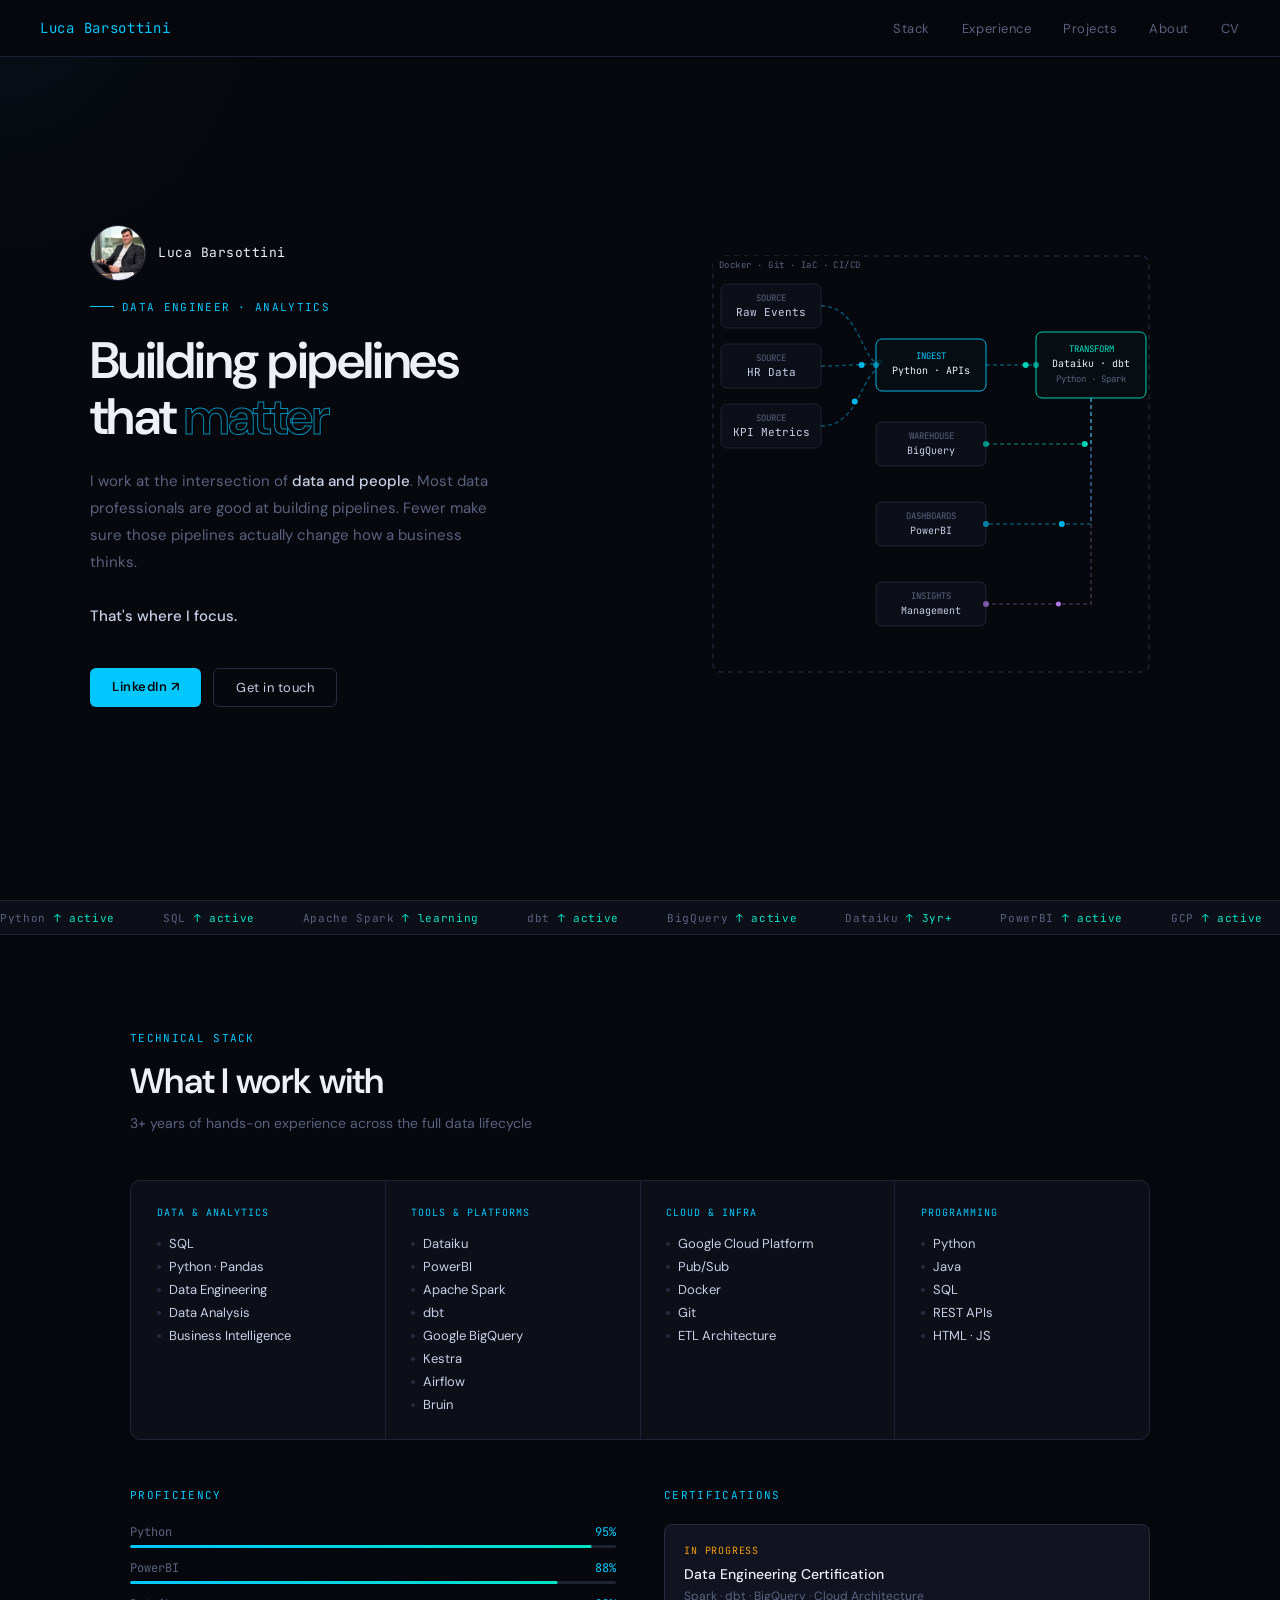
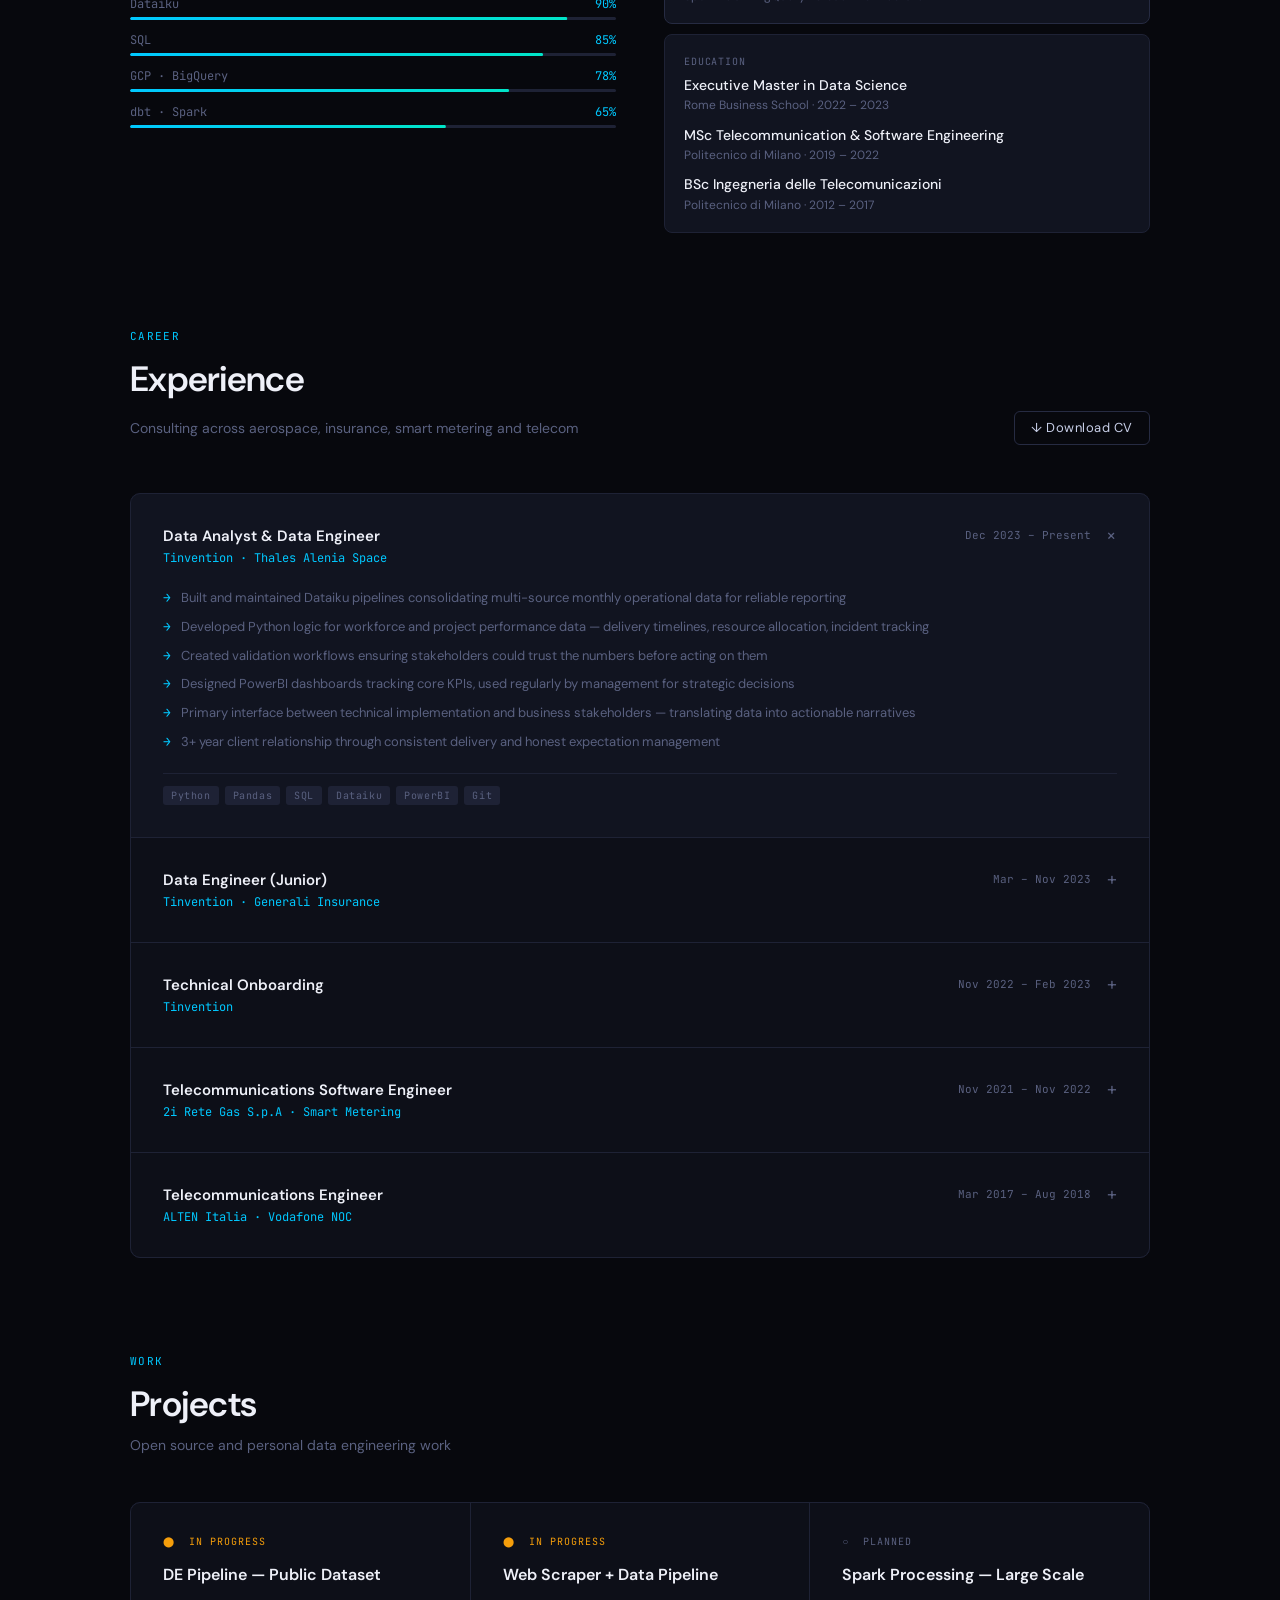
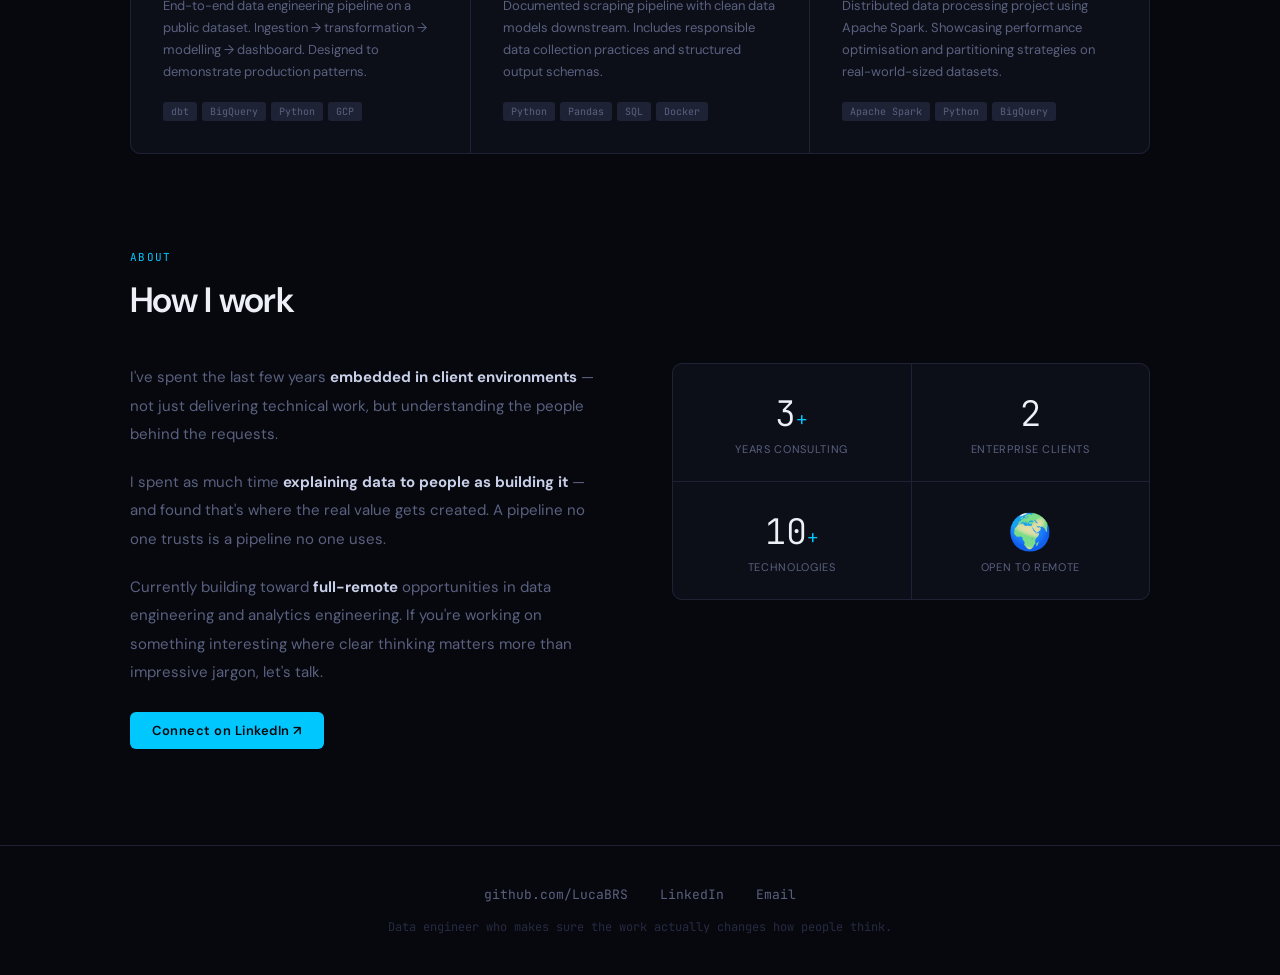
<file: index.html>
<!DOCTYPE html>
<html lang="en">
<head>
<meta charset="UTF-8">
<meta name="viewport" content="width=device-width, initial-scale=1.0">
<title>Luca Barsottini — Data Engineer</title>
<link href="https://fonts.googleapis.com/css2?family=JetBrains+Mono:wght@300;400;500&family=DM+Sans:wght@300;400;500;600&display=swap" rel="stylesheet">
<link rel="stylesheet" href="style.css">
</head>
<body>

<div class="glow" id="glow"></div>

<nav>
  <div class="nav-logo">Luca Barsottini<span style="color:var(--muted)"></span></div>
  <div class="nav-links">
    <a href="#skills">Stack</a>
    <a href="#experience">Experience</a>
    <a href="#projects">Projects</a>
    <a href="#about">About</a>
    <a href="cv.html">CV</a>
  </div>
</nav>

<!-- HERO -->
<div class="hero">
  <div class="hero-grid">
    <div>
      <div class="hero-identity">
        <img src="img/me.jpeg" alt="Luca Barsottini" class="hero-photo">
        <span class="hero-name">Luca Barsottini</span>
      </div>
      <div class="hero-tag">Data Engineer · Analytics</div>
      <h1>Building pipelines<br>that <span>matter</span></h1>
      <p class="hero-desc">
        I work at the intersection of <strong>data and people</strong>.
        Most data professionals are good at building pipelines.
        Fewer make sure those pipelines actually change how a business thinks.
        <br><br>
        <strong>That's where I focus.</strong>
      </p>
      <div class="cta-row">
        <a href="https://www.linkedin.com/in/luca-barsottini/" class="btn btn-primary">LinkedIn ↗</a>
        <a href="mailto:luca@email.com" class="btn btn-ghost">Get in touch</a>
      </div>
    </div>
    <div class="pipeline-wrap">
      <svg id="pipeline-svg" viewBox="0 0 440 420" fill="none" xmlns="http://www.w3.org/2000/svg">
        <defs>
          <filter id="gf" x="-50%" y="-50%" width="200%" height="200%">
            <feGaussianBlur stdDeviation="3" result="blur"/>
            <feComposite in="SourceGraphic" in2="blur" operator="over"/>
          </filter>
        </defs>

        <!-- INFRA FRAME: Docker · Git · IaC · CI/CD -->
        <rect x="2" y="2" width="436" height="416" rx="8" fill="none" stroke="#262b42" stroke-width="1.5" stroke-dasharray="5 5" opacity="0.8">
          <animate attributeName="stroke-dashoffset" from="0" to="-10" dur="0.8s" repeatCount="indefinite"/>
        </rect>

        <!-- SOURCE NODES -->
        <g id="src1">
          <rect x="10" y="30" width="100" height="44" rx="6" fill="#0d0f18" stroke="#1e2235" stroke-width="1"/>
          <text x="60" y="47" font-family="JetBrains Mono,monospace" font-size="9" fill="#5a6180" text-anchor="middle">SOURCE</text>
          <text x="60" y="62" font-family="JetBrains Mono,monospace" font-size="11" fill="#c8cfe8" text-anchor="middle">Raw Events</text>
        </g>
        <g id="src2">
          <rect x="10" y="90" width="100" height="44" rx="6" fill="#0d0f18" stroke="#1e2235" stroke-width="1"/>
          <text x="60" y="107" font-family="JetBrains Mono,monospace" font-size="9" fill="#5a6180" text-anchor="middle">SOURCE</text>
          <text x="60" y="122" font-family="JetBrains Mono,monospace" font-size="11" fill="#c8cfe8" text-anchor="middle">HR Data</text>
        </g>
        <g id="src3">
          <rect x="10" y="150" width="100" height="44" rx="6" fill="#0d0f18" stroke="#1e2235" stroke-width="1"/>
          <text x="60" y="167" font-family="JetBrains Mono,monospace" font-size="9" fill="#5a6180" text-anchor="middle">SOURCE</text>
          <text x="60" y="182" font-family="JetBrains Mono,monospace" font-size="11" fill="#c8cfe8" text-anchor="middle">KPI Metrics</text>
        </g>

        <!-- PIPELINE LINES -->
        <path id="p1" d="M110,52 C150,52 150,110 170,110" stroke="#00c8ff" stroke-width="1.5" stroke-dasharray="4 3" opacity="0.4"/>
        <path id="p2" d="M110,112 C140,112 140,110 170,110" stroke="#00c8ff" stroke-width="1.5" stroke-dasharray="4 3" opacity="0.4"/>
        <path id="p3" d="M110,172 C150,172 150,115 170,115" stroke="#00c8ff" stroke-width="1.5" stroke-dasharray="4 3" opacity="0.4"/>
        <path d="M275,111 L330,111" stroke="#00c8ff" stroke-width="1.5" stroke-dasharray="4 3" opacity="0.4"/>
        <path d="M380,144 L380,190 L165,190" stroke="#00e5c8" stroke-width="1.5" stroke-dasharray="4 3" opacity="0.4"/>
        <path d="M380,144 L380,270 L165,270" stroke="#00c8ff" stroke-width="1.5" stroke-dasharray="4 3" opacity="0.4"/>
        <path d="M380,144 L380,350 L165,350" stroke="#c084fc" stroke-width="1.5" stroke-dasharray="4 3" opacity="0.3"/>

        <!-- PARTICLES (animated dots on paths) -->
        <circle id="dot1" r="3" fill="#00c8ff" opacity="0.9"/>
        <circle id="dot2" r="3" fill="#00c8ff" opacity="0.9"/>
        <circle id="dot3" r="3" fill="#00c8ff" opacity="0.9"/>
        <circle id="dot4" r="3" fill="#00e5c8" opacity="0.9"/>
        <circle id="dot5" r="3" fill="#00e5c8" opacity="0.9"/>
        <circle id="dot6" r="3" fill="#00c8ff" opacity="0.9"/>
        <circle id="dot7" r="2.5" fill="#c084fc" opacity="0.9"/>

        <!-- INGEST NODE -->
        <rect x="165" y="85" width="110" height="52" rx="6" fill="#071015" stroke="#00c8ff" stroke-width="1" opacity="0.9"/>
        <text x="220" y="105" font-family="JetBrains Mono,monospace" font-size="9" fill="#00c8ff" text-anchor="middle">INGEST</text>
        <text x="220" y="120" font-family="JetBrains Mono,monospace" font-size="10" fill="#eef0f8" text-anchor="middle">Python · APIs</text>
        <circle cx="165" cy="111" r="3" fill="#00c8ff" opacity="0.6"/>

        <!-- TRANSFORM NODE -->
        <rect x="325" y="78" width="110" height="66" rx="6" fill="#071015" stroke="#00e5c8" stroke-width="1" opacity="0.9"/>
        <text x="380" y="98" font-family="JetBrains Mono,monospace" font-size="9" fill="#00e5c8" text-anchor="middle">TRANSFORM</text>
        <text x="380" y="113" font-family="JetBrains Mono,monospace" font-size="10" fill="#eef0f8" text-anchor="middle">Dataiku · dbt</text>
        <text x="380" y="128" font-family="JetBrains Mono,monospace" font-size="9" fill="#5a6180" text-anchor="middle">Python · Spark</text>
        <circle cx="325" cy="111" r="3" fill="#00e5c8" opacity="0.6"/>

        <!-- OUTPUT NODES -->
        <g>
          <rect x="165" y="168" width="110" height="44" rx="6" fill="#0d0f18" stroke="#1e2235" stroke-width="1"/>
          <text x="220" y="185" font-family="JetBrains Mono,monospace" font-size="9" fill="#5a6180" text-anchor="middle">WAREHOUSE</text>
          <text x="220" y="200" font-family="JetBrains Mono,monospace" font-size="10" fill="#c8cfe8" text-anchor="middle">BigQuery</text>
          <circle cx="275" cy="190" r="3" fill="#00e5c8" opacity="0.6"/>
        </g>
        <g>
          <rect x="165" y="248" width="110" height="44" rx="6" fill="#0d0f18" stroke="#1e2235" stroke-width="1"/>
          <text x="220" y="265" font-family="JetBrains Mono,monospace" font-size="9" fill="#5a6180" text-anchor="middle">DASHBOARDS</text>
          <text x="220" y="280" font-family="JetBrains Mono,monospace" font-size="10" fill="#c8cfe8" text-anchor="middle">PowerBI</text>
          <circle cx="275" cy="270" r="3" fill="#00c8ff" opacity="0.6"/>
        </g>
        <g>
          <rect x="165" y="328" width="110" height="44" rx="6" fill="#0d0f18" stroke="#1e2235" stroke-width="1"/>
          <text x="220" y="345" font-family="JetBrains Mono,monospace" font-size="9" fill="#5a6180" text-anchor="middle">INSIGHTS</text>
          <text x="220" y="360" font-family="JetBrains Mono,monospace" font-size="10" fill="#c8cfe8" text-anchor="middle">Management</text>
          <circle cx="275" cy="350" r="3" fill="#c084fc" opacity="0.6"/>
        </g>

        <!-- INFRA FRAME LABEL -->
        <rect x="2" y="2" width="150" height="18" rx="3" fill="#07080d"/>
        <text x="8" y="14" font-family="JetBrains Mono,monospace" font-size="9" fill="#5a6180" letter-spacing="0.05em">Docker · Git · IaC · CI/CD</text>
      </svg>
    </div>
  </div>
</div>

<!-- TICKER -->
<div class="ticker">
  <div class="ticker-inner" id="ticker">
    <span class="ticker-item">Python <span>↑ active</span></span>
    <span class="ticker-item">SQL <span>↑ active</span></span>
    <span class="ticker-item">Apache Spark <span>↑ learning</span></span>
    <span class="ticker-item">dbt <span>↑ active</span></span>
    <span class="ticker-item">BigQuery <span>↑ active</span></span>
    <span class="ticker-item">Dataiku <span>↑ 3yr+</span></span>
    <span class="ticker-item">PowerBI <span>↑ active</span></span>
    <span class="ticker-item">GCP <span>↑ active</span></span>
    <span class="ticker-item">Docker <span>↑ active</span></span>
    <span class="ticker-item">Kestra <span>↑ learning</span></span>
    <span class="ticker-item">Airflow <span>↑ learning</span></span>
    <span class="ticker-item">Bruin <span>↑ learning</span></span>
    <span class="ticker-item">Pandas <span>↑ daily</span></span>
    <span class="ticker-item">Git <span>↑ daily</span></span>
    <span class="ticker-item">Python <span>↑ active</span></span>
    <span class="ticker-item">SQL <span>↑ active</span></span>
    <span class="ticker-item">Apache Spark <span>↑ learning</span></span>
    <span class="ticker-item">dbt <span>↑ active</span></span>
    <span class="ticker-item">BigQuery <span>↑ active</span></span>
    <span class="ticker-item">Dataiku <span>↑ 3yr+</span></span>
    <span class="ticker-item">PowerBI <span>↑ active</span></span>
    <span class="ticker-item">GCP <span>↑ active</span></span>
    <span class="ticker-item">Docker <span>↑ active</span></span>
    <span class="ticker-item">Kestra <span>↑ learning</span></span>
    <span class="ticker-item">Airflow <span>↑ learning</span></span>
    <span class="ticker-item">Bruin <span>↑ learning</span></span>
    <span class="ticker-item">Pandas <span>↑ daily</span></span>
    <span class="ticker-item">Git <span>↑ daily</span></span>
  </div>
</div>

<!-- SKILLS -->
<section id="skills">
  <div class="section-label">Technical stack</div>
  <div class="section-title">What I work with</div>
  <div class="section-sub">3+ years of hands-on experience across the full data lifecycle</div>
  <div class="skills-grid">
    <div class="skill-cat">
      <div class="cat-label">Data & Analytics</div>
      <div class="skill-tags">
        <div class="skill-tag">SQL</div>
        <div class="skill-tag">Python · Pandas</div>
        <div class="skill-tag">Data Engineering</div>
        <div class="skill-tag">Data Analysis</div>
        <div class="skill-tag">Business Intelligence</div>
      </div>
    </div>
    <div class="skill-cat">
      <div class="cat-label">Tools & Platforms</div>
      <div class="skill-tags">
        <div class="skill-tag">Dataiku</div>
        <div class="skill-tag">PowerBI</div>
        <div class="skill-tag">Apache Spark</div>
        <div class="skill-tag">dbt</div>
        <div class="skill-tag">Google BigQuery</div>
        <div class="skill-tag">Kestra</div>
        <div class="skill-tag">Airflow</div>
        <div class="skill-tag">Bruin</div>
      </div>
    </div>
    <div class="skill-cat">
      <div class="cat-label">Cloud & Infra</div>
      <div class="skill-tags">
        <div class="skill-tag">Google Cloud Platform</div>
        <div class="skill-tag">Pub/Sub</div>
        <div class="skill-tag">Docker</div>
        <div class="skill-tag">Git</div>
        <div class="skill-tag">ETL Architecture</div>
      </div>
    </div>
    <div class="skill-cat">
      <div class="cat-label">Programming</div>
      <div class="skill-tags">
        <div class="skill-tag">Python</div>
        <div class="skill-tag">Java</div>
        <div class="skill-tag">SQL</div>
        <div class="skill-tag">REST APIs</div>
        <div class="skill-tag">HTML · JS</div>
      </div>
    </div>
  </div>

  <div class="stack-viz">
    <div>
      <div class="section-label" style="margin-bottom:1.4rem">Proficiency</div>
      <div class="bar-group" id="bars">
        <div class="bar-item">
          <div class="bar-label"><span>Python</span><span>95%</span></div>
          <div class="bar-track"><div class="bar-fill" data-w="0.95"></div></div>
        </div>
        <div class="bar-item">
          <div class="bar-label"><span>PowerBI</span><span>88%</span></div>
          <div class="bar-track"><div class="bar-fill" data-w="0.88"></div></div>
        </div>
        <div class="bar-item">
          <div class="bar-label"><span>Dataiku</span><span>90%</span></div>
          <div class="bar-track"><div class="bar-fill" data-w="0.90"></div></div>
        </div>
        <div class="bar-item">
          <div class="bar-label"><span>SQL</span><span>85%</span></div>
          <div class="bar-track"><div class="bar-fill" data-w="0.85"></div></div>
        </div>
        <div class="bar-item">
          <div class="bar-label"><span>GCP · BigQuery</span><span>78%</span></div>
          <div class="bar-track"><div class="bar-fill" data-w="0.78"></div></div>
        </div>
        <div class="bar-item">
          <div class="bar-label"><span>dbt · Spark</span><span>65%</span></div>
          <div class="bar-track"><div class="bar-fill" data-w="0.65"></div></div>
        </div>
      </div>
    </div>
    <div>
      <div class="section-label" style="margin-bottom:1.4rem">Certifications</div>
      <div style="display:flex;flex-direction:column;gap:10px">
        <div style="background:var(--bg3);border:1px solid var(--border2);border-radius:8px;padding:1.2rem">
          <div style="font-family:'JetBrains Mono',monospace;font-size:10px;color:#f59e0b;letter-spacing:.08em;margin-bottom:.5rem">IN PROGRESS</div>
          <div style="font-size:14px;color:var(--white);font-weight:500;margin-bottom:.3rem">Data Engineering Certification</div>
          <div style="font-size:12px;color:var(--muted)">Spark · dbt · BigQuery · Cloud Architecture</div>
        </div>
        <div style="background:var(--bg3);border:1px solid var(--border);border-radius:8px;padding:1.2rem">
          <div style="font-family:'JetBrains Mono',monospace;font-size:10px;color:#5a6180;letter-spacing:.08em;margin-bottom:.5rem">EDUCATION</div>
          <div style="font-size:14px;color:var(--white);font-weight:500;margin-bottom:.2rem">Executive Master in Data Science</div>
          <div style="font-size:12px;color:var(--muted);margin-bottom:.8rem">Rome Business School · 2022 – 2023</div>
          <div style="font-size:14px;color:var(--white);font-weight:500;margin-bottom:.2rem">MSc Telecommunication &amp; Software Engineering</div>
          <div style="font-size:12px;color:var(--muted);margin-bottom:.8rem">Politecnico di Milano · 2019 – 2022</div>
          <div style="font-size:14px;color:var(--white);font-weight:500;margin-bottom:.2rem">BSc Ingegneria delle Telecomunicazioni</div>
          <div style="font-size:12px;color:var(--muted)">Politecnico di Milano · 2012 – 2017</div>
        </div>
      </div>
    </div>
  </div>
</section>

<!-- EXPERIENCE -->
<section id="experience" style="padding-top:0">
  <div class="section-label">Career</div>
  <div class="section-title">Experience</div>
  <div class="section-sub" style="display:flex;align-items:center;justify-content:space-between;flex-wrap:wrap;gap:1rem">
    <span>Consulting across aerospace, insurance, smart metering and telecom</span>
    <a href="cv.html" class="btn btn-ghost" style="font-size:13px;padding:.45rem 1rem;white-space:nowrap">↓ Download CV</a>
  </div>
  <div class="exp-list">
    <div class="exp-card open" onclick="toggleExp(this)">
      <div class="exp-header">
        <div>
          <div class="exp-role">Data Analyst & Data Engineer</div>
          <div class="exp-co">Tinvention · Thales Alenia Space</div>
        </div>
        <div style="display:flex;gap:1rem;align-items:center">
          <div class="exp-period">Dec 2023 – Present</div>
          <div class="exp-toggle">+</div>
        </div>
      </div>
      <div class="exp-body">
        <div class="exp-content">
          <div class="exp-item">Built and maintained Dataiku pipelines consolidating multi-source monthly operational data for reliable reporting</div>
          <div class="exp-item">Developed Python logic for workforce and project performance data — delivery timelines, resource allocation, incident tracking</div>
          <div class="exp-item">Created validation workflows ensuring stakeholders could trust the numbers before acting on them</div>
          <div class="exp-item">Designed PowerBI dashboards tracking core KPIs, used regularly by management for strategic decisions</div>
          <div class="exp-item">Primary interface between technical implementation and business stakeholders — translating data into actionable narratives</div>
          <div class="exp-item">3+ year client relationship through consistent delivery and honest expectation management</div>
          <div class="exp-tools">
            <span class="tool-badge">Python</span>
            <span class="tool-badge">Pandas</span>
            <span class="tool-badge">SQL</span>
            <span class="tool-badge">Dataiku</span>
            <span class="tool-badge">PowerBI</span>
            <span class="tool-badge">Git</span>
          </div>
        </div>
      </div>
    </div>

    <div class="exp-card" onclick="toggleExp(this)">
      <div class="exp-header">
        <div>
          <div class="exp-role">Data Engineer (Junior)</div>
          <div class="exp-co">Tinvention · Generali Insurance</div>
        </div>
        <div style="display:flex;gap:1rem;align-items:center">
          <div class="exp-period">Mar – Nov 2023</div>
          <div class="exp-toggle">+</div>
        </div>
      </div>
      <div class="exp-body">
        <div class="exp-content">
          <div class="exp-item">ETL pipeline implementation on GCP, supporting data movement across enterprise systems</div>
          <div class="exp-item">Pub/Sub for event-driven data ingestion across distributed systems</div>
          <div class="exp-item">Java components for the Load phase of ETL workflows into BigQuery</div>
          <div class="exp-item">Artifact deployment and release processes in a structured enterprise environment</div>
          <div class="exp-tools">
            <span class="tool-badge">Java</span>
            <span class="tool-badge">GCP</span>
            <span class="tool-badge">BigQuery</span>
            <span class="tool-badge">Pub/Sub</span>
            <span class="tool-badge">Git</span>
          </div>
        </div>
      </div>
    </div>

    <div class="exp-card" onclick="toggleExp(this)">
      <div class="exp-header">
        <div>
          <div class="exp-role">Technical Onboarding</div>
          <div class="exp-co">Tinvention</div>
        </div>
        <div style="display:flex;gap:1rem;align-items:center">
          <div class="exp-period">Nov 2022 – Feb 2023</div>
          <div class="exp-toggle">+</div>
        </div>
      </div>
      <div class="exp-body">
        <div class="exp-content">
          <div class="exp-item">Intensive program covering Java backend, SQL, REST APIs, Spring Framework</div>
          <div class="exp-item">DevOps basics — Git, Docker, Apache Tomcat, CI practices</div>
          <div class="exp-item">Agile methodology and client-facing communication training</div>
          <div class="exp-tools">
            <span class="tool-badge">Java</span>
            <span class="tool-badge">SQL</span>
            <span class="tool-badge">Spring</span>
            <span class="tool-badge">Docker</span>
            <span class="tool-badge">Git</span>
            <span class="tool-badge">REST</span>
          </div>
        </div>
      </div>
    </div>
    <div class="exp-card" onclick="toggleExp(this)">
      <div class="exp-header">
        <div>
          <div class="exp-role">Telecommunications Software Engineer</div>
          <div class="exp-co">2i Rete Gas S.p.A · Smart Metering</div>
        </div>
        <div style="display:flex;gap:1rem;align-items:center">
          <div class="exp-period">Nov 2021 – Nov 2022</div>
          <div class="exp-toggle">+</div>
        </div>
      </div>
      <div class="exp-body">
        <div class="exp-content">
          <div class="exp-item">Defined technical specifications for Electronic Water Meter systems and LoRaWAN Data Concentrators (868MHz network)</div>
          <div class="exp-item">Planned RF networks using Python-based coverage calculation models including Ericsson signal degradation models</div>
          <div class="exp-item">Applied EU directives (MID, ATEX, RED) and Italian legislation (AEEG) in the smart water metering domain</div>
          <div class="exp-item">Laboratory testing, database testing, and technology scouting</div>
          <div class="exp-tools">
            <span class="tool-badge">Python</span>
            <span class="tool-badge">LoRaWAN</span>
            <span class="tool-badge">RF Planning</span>
            <span class="tool-badge">SQL</span>
          </div>
        </div>
      </div>
    </div>

    <div class="exp-card" onclick="toggleExp(this)">
      <div class="exp-header">
        <div>
          <div class="exp-role">Telecommunications Engineer</div>
          <div class="exp-co">ALTEN Italia · Vodafone NOC</div>
        </div>
        <div style="display:flex;gap:1rem;align-items:center">
          <div class="exp-period">Mar 2017 – Aug 2018</div>
          <div class="exp-toggle">+</div>
        </div>
      </div>
      <div class="exp-body">
        <div class="exp-content">
          <div class="exp-item">Network infrastructure supervision at Vodafone's Network Operation Center for GSM, UMTS, and LTE mobile networks</div>
          <div class="exp-item">Network performance analysis, KPI reporting, and coordination with vendors (ALU, Ericsson, Huawei, Nokia)</div>
          <div class="exp-item">Internship → full role: Vodafone Core &amp; Backbone governance, fixed and mobile network monitoring and incident management</div>
          <div class="exp-tools">
            <span class="tool-badge">GSM/UMTS/LTE</span>
            <span class="tool-badge">KPI Reporting</span>
            <span class="tool-badge">BMC Remedy</span>
          </div>
        </div>
      </div>
    </div>

  </div>
</section>

<!-- PROJECTS -->
<section id="projects" style="padding-top:0">
  <div class="section-label">Work</div>
  <div class="section-title">Projects</div>
  <div class="section-sub">Open source and personal data engineering work</div>
  <div class="projects-grid">
    <div class="project-card">
      <div class="project-status status-wip">⬤ &nbsp;In progress</div>
      <div class="project-title">DE Pipeline — Public Dataset</div>
      <div class="project-desc">End-to-end data engineering pipeline on a public dataset. Ingestion → transformation → modelling → dashboard. Designed to demonstrate production patterns.</div>
      <div class="project-stack">
        <span class="p-tag">dbt</span>
        <span class="p-tag">BigQuery</span>
        <span class="p-tag">Python</span>
        <span class="p-tag">GCP</span>
      </div>
    </div>
    <div class="project-card">
      <div class="project-status status-wip">⬤ &nbsp;In progress</div>
      <div class="project-title">Web Scraper + Data Pipeline</div>
      <div class="project-desc">Documented scraping pipeline with clean data models downstream. Includes responsible data collection practices and structured output schemas.</div>
      <div class="project-stack">
        <span class="p-tag">Python</span>
        <span class="p-tag">Pandas</span>
        <span class="p-tag">SQL</span>
        <span class="p-tag">Docker</span>
      </div>
    </div>
    <div class="project-card">
      <div class="project-status" style="color:var(--muted)">○ &nbsp;Planned</div>
      <div class="project-title">Spark Processing — Large Scale</div>
      <div class="project-desc">Distributed data processing project using Apache Spark. Showcasing performance optimisation and partitioning strategies on real-world-sized datasets.</div>
      <div class="project-stack">
        <span class="p-tag">Apache Spark</span>
        <span class="p-tag">Python</span>
        <span class="p-tag">BigQuery</span>
      </div>
    </div>
  </div>
</section>

<!-- ABOUT -->
<section id="about" style="padding-top:0">
  <div class="section-label">About</div>
  <div class="section-title">How I work</div>
  <div class="about-grid" style="margin-top:2.5rem">
    <div class="about-text">
      <p>I've spent the last few years <strong>embedded in client environments</strong> — not just delivering technical work, but understanding the people behind the requests.</p>
      <p>I spent as much time <strong>explaining data to people as building it</strong> — and found that's where the real value gets created. A pipeline no one trusts is a pipeline no one uses.</p>
      <p>Currently building toward <strong>full-remote</strong> opportunities in data engineering and analytics engineering. If you're working on something interesting where clear thinking matters more than impressive jargon, let's talk.</p>
      <div style="margin-top:1.6rem">
        <a href="https://www.linkedin.com/in/luca-barsottini/" class="btn btn-primary" style="display:inline-block">Connect on LinkedIn ↗</a>
      </div>
    </div>
    <div>
      <div class="about-stats">
        <div class="stat-box">
          <div class="stat-num">3<span class="unit">+</span></div>
          <div class="stat-label">Years consulting</div>
        </div>
        <div class="stat-box">
          <div class="stat-num">2</div>
          <div class="stat-label">Enterprise clients</div>
        </div>
        <div class="stat-box">
          <div class="stat-num">10<span class="unit">+</span></div>
          <div class="stat-label">Technologies</div>
        </div>
        <div class="stat-box">
          <div class="stat-num">🌍</div>
          <div class="stat-label">Open to remote</div>
        </div>
      </div>
    </div>
  </div>
</section>

<footer>
  <div class="footer-links">
    <a href="https://github.com/LucaBRS">github.com/LucaBRS</a>
    <a href="https://www.linkedin.com/in/luca-barsottini/">LinkedIn</a>
    <a href="mailto:luca.barsottini.work@gmail.com">Email</a>
  </div>
  <div class="footer-note">Data engineer who makes sure the work actually changes how people think.</div>
</footer>

<script src="script.js"></script>
</body>
</html>
</file>
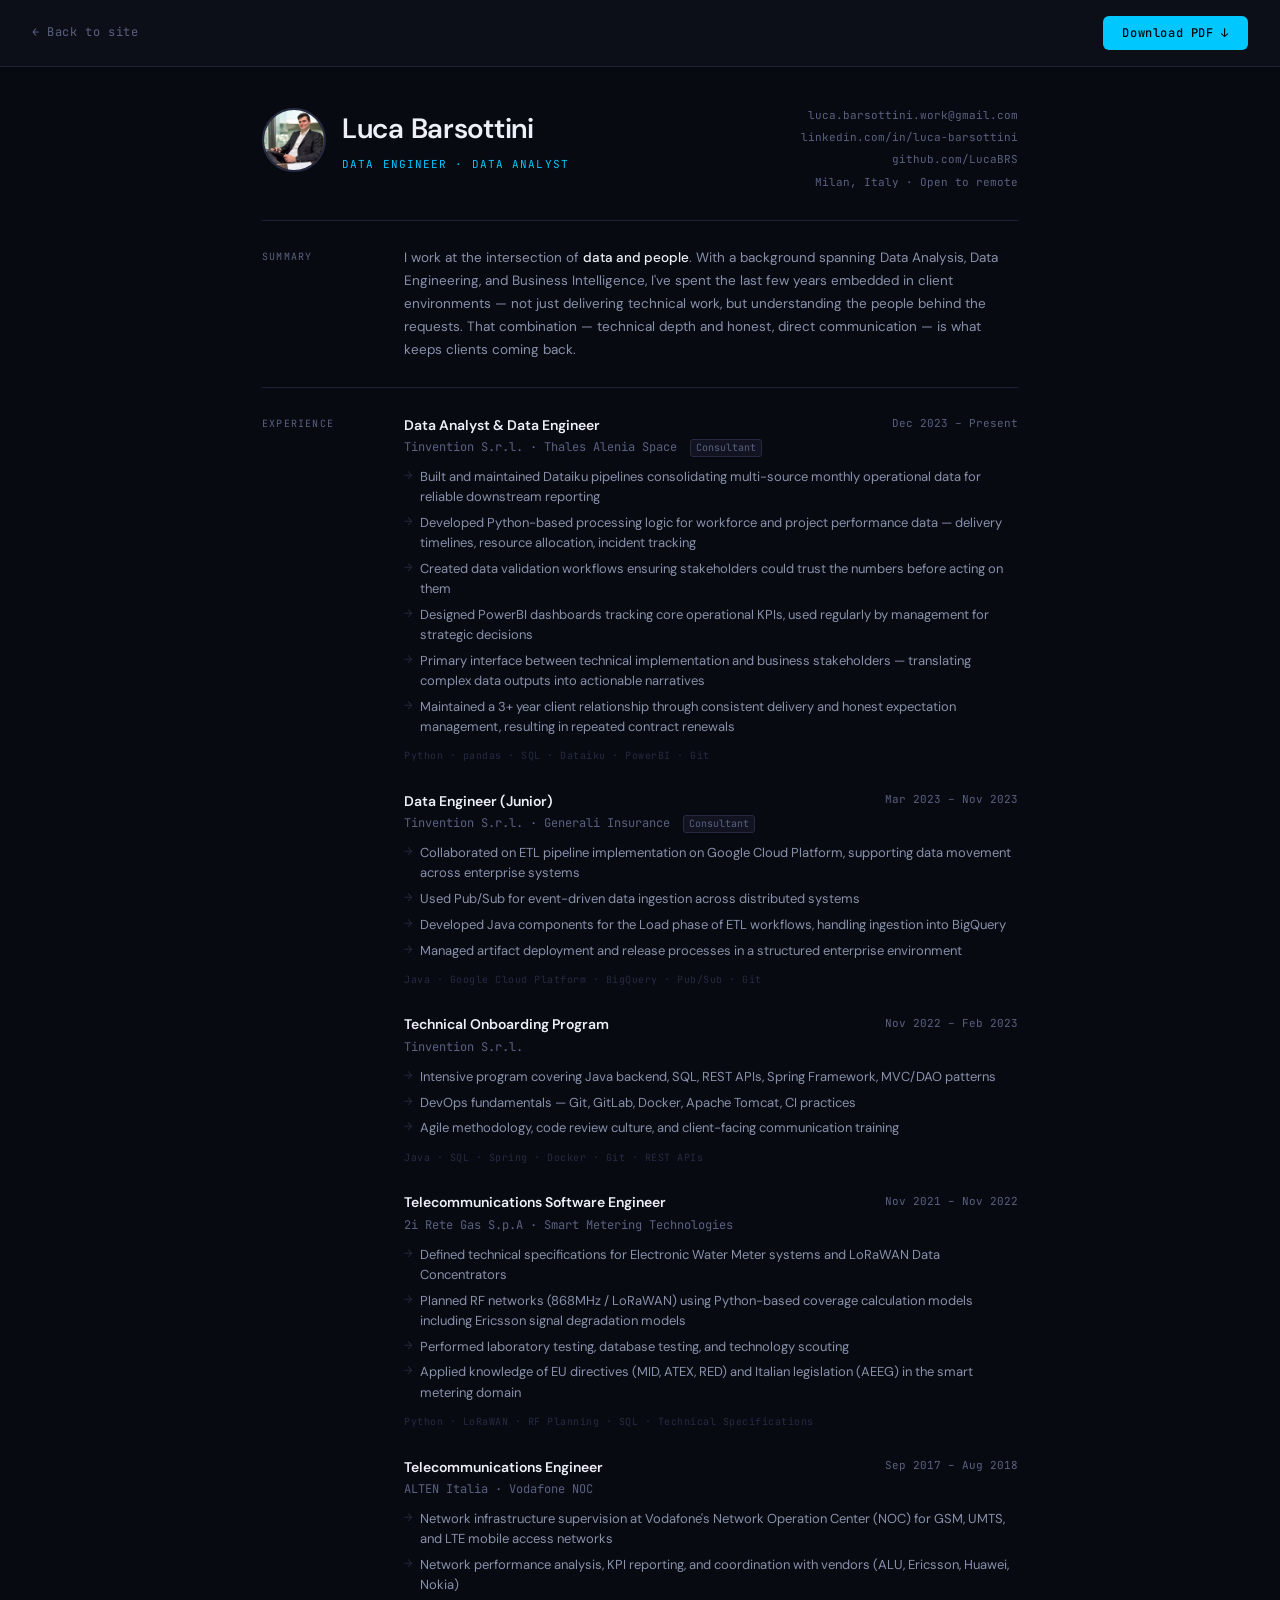
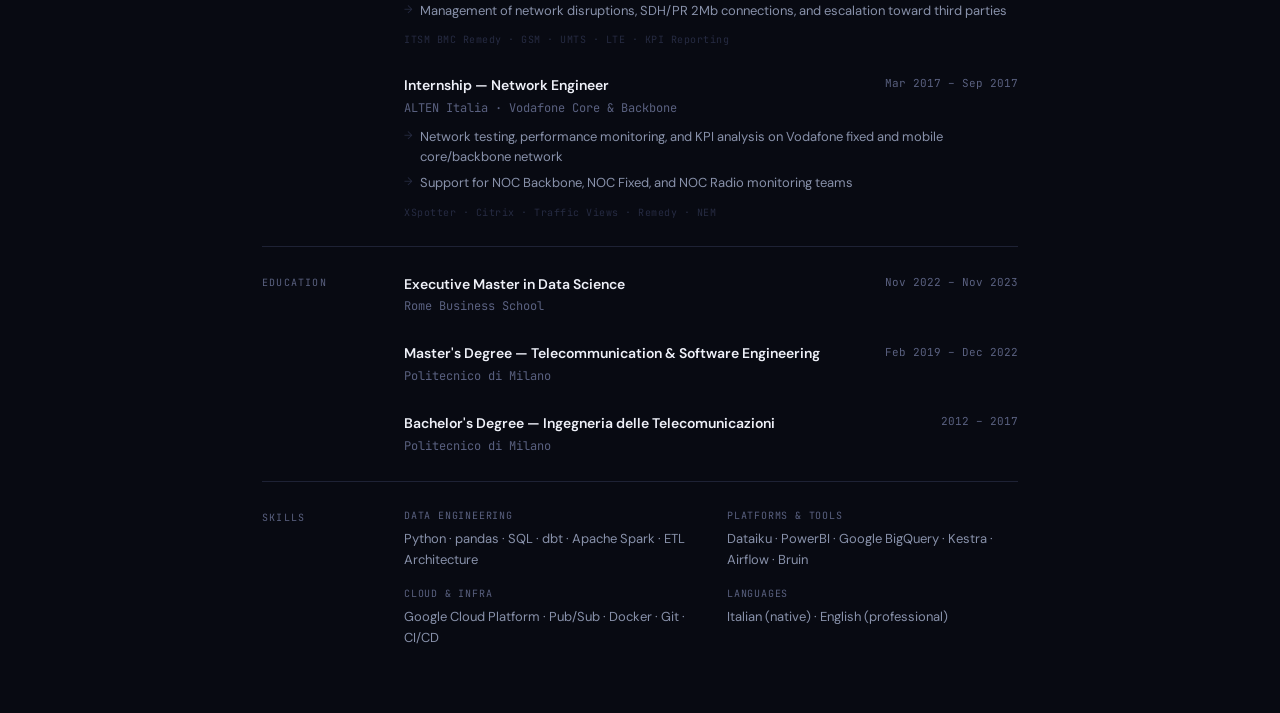
<file: cv.html>
<!DOCTYPE html>
<html lang="en">
<head>
<meta charset="UTF-8">
<meta name="viewport" content="width=device-width, initial-scale=1.0">
<title>Luca Barsottini — CV</title>
<link href="https://fonts.googleapis.com/css2?family=JetBrains+Mono:wght@300;400;500&family=DM+Sans:wght@300;400;500;600&display=swap" rel="stylesheet">
<link rel="stylesheet" href="cv.css">
</head>
<body>

<div class="cv-actions no-print">
  <a href="index.html" class="back-link">← Back to site</a>
  <button class="btn-download" onclick="window.print()">Download PDF ↓</button>
</div>

<div class="cv-page">

  <!-- HEADER -->
  <header class="cv-header">
    <div class="cv-name-block">
      <img src="img/me.jpeg" alt="Luca Barsottini" class="cv-photo">
      <div>
        <h1>Luca Barsottini</h1>
        <div class="cv-role">Data Engineer · Data Analyst</div>
      </div>
    </div>
    <div class="cv-contact-block">
      <a href="mailto:luca.barsottini.work@gmail.com">luca.barsottini.work@gmail.com</a>
      <a href="https://www.linkedin.com/in/luca-barsottini/">linkedin.com/in/luca-barsottini</a>
      <a href="https://github.com/LucaBRS">github.com/LucaBRS</a>
      <span>Milan, Italy · Open to remote</span>
    </div>
  </header>

  <div class="cv-divider"></div>

  <!-- SUMMARY -->
  <section class="cv-section">
    <div class="cv-section-label">Summary</div>
    <div class="cv-section-body">
      <p class="cv-summary">
        I work at the intersection of <strong>data and people</strong>. With a background spanning Data Analysis, Data Engineering, and Business Intelligence, I've spent the last few years embedded in client environments — not just delivering technical work, but understanding the people behind the requests. That combination — technical depth and honest, direct communication — is what keeps clients coming back.
      </p>
    </div>
  </section>

  <div class="cv-divider"></div>

  <!-- EXPERIENCE -->
  <section class="cv-section">
    <div class="cv-section-label">Experience</div>
    <div class="cv-section-body">

      <div class="cv-exp-item">
        <div class="cv-exp-header">
          <div>
            <div class="cv-exp-role">Data Analyst &amp; Data Engineer</div>
            <div class="cv-exp-company">Tinvention S.r.l. · Thales Alenia Space <span class="cv-type">Consultant</span></div>
          </div>
          <div class="cv-exp-period">Dec 2023 – Present</div>
        </div>
        <ul class="cv-bullets">
          <li>Built and maintained Dataiku pipelines consolidating multi-source monthly operational data for reliable downstream reporting</li>
          <li>Developed Python-based processing logic for workforce and project performance data — delivery timelines, resource allocation, incident tracking</li>
          <li>Created data validation workflows ensuring stakeholders could trust the numbers before acting on them</li>
          <li>Designed PowerBI dashboards tracking core operational KPIs, used regularly by management for strategic decisions</li>
          <li>Primary interface between technical implementation and business stakeholders — translating complex data outputs into actionable narratives</li>
          <li>Maintained a 3+ year client relationship through consistent delivery and honest expectation management, resulting in repeated contract renewals</li>
        </ul>
        <div class="cv-tools">Python · pandas · SQL · Dataiku · PowerBI · Git</div>
      </div>

      <div class="cv-exp-item">
        <div class="cv-exp-header">
          <div>
            <div class="cv-exp-role">Data Engineer (Junior)</div>
            <div class="cv-exp-company">Tinvention S.r.l. · Generali Insurance <span class="cv-type">Consultant</span></div>
          </div>
          <div class="cv-exp-period">Mar 2023 – Nov 2023</div>
        </div>
        <ul class="cv-bullets">
          <li>Collaborated on ETL pipeline implementation on Google Cloud Platform, supporting data movement across enterprise systems</li>
          <li>Used Pub/Sub for event-driven data ingestion across distributed systems</li>
          <li>Developed Java components for the Load phase of ETL workflows, handling ingestion into BigQuery</li>
          <li>Managed artifact deployment and release processes in a structured enterprise environment</li>
        </ul>
        <div class="cv-tools">Java · Google Cloud Platform · BigQuery · Pub/Sub · Git</div>
      </div>

      <div class="cv-exp-item">
        <div class="cv-exp-header">
          <div>
            <div class="cv-exp-role">Technical Onboarding Program</div>
            <div class="cv-exp-company">Tinvention S.r.l.</div>
          </div>
          <div class="cv-exp-period">Nov 2022 – Feb 2023</div>
        </div>
        <ul class="cv-bullets">
          <li>Intensive program covering Java backend, SQL, REST APIs, Spring Framework, MVC/DAO patterns</li>
          <li>DevOps fundamentals — Git, GitLab, Docker, Apache Tomcat, CI practices</li>
          <li>Agile methodology, code review culture, and client-facing communication training</li>
        </ul>
        <div class="cv-tools">Java · SQL · Spring · Docker · Git · REST APIs</div>
      </div>

      <div class="cv-exp-item">
        <div class="cv-exp-header">
          <div>
            <div class="cv-exp-role">Telecommunications Software Engineer</div>
            <div class="cv-exp-company">2i Rete Gas S.p.A · Smart Metering Technologies</div>
          </div>
          <div class="cv-exp-period">Nov 2021 – Nov 2022</div>
        </div>
        <ul class="cv-bullets">
          <li>Defined technical specifications for Electronic Water Meter systems and LoRaWAN Data Concentrators</li>
          <li>Planned RF networks (868MHz / LoRaWAN) using Python-based coverage calculation models including Ericsson signal degradation models</li>
          <li>Performed laboratory testing, database testing, and technology scouting</li>
          <li>Applied knowledge of EU directives (MID, ATEX, RED) and Italian legislation (AEEG) in the smart metering domain</li>
        </ul>
        <div class="cv-tools">Python · LoRaWAN · RF Planning · SQL · Technical Specifications</div>
      </div>

      <div class="cv-exp-item">
        <div class="cv-exp-header">
          <div>
            <div class="cv-exp-role">Telecommunications Engineer</div>
            <div class="cv-exp-company">ALTEN Italia · Vodafone NOC</div>
          </div>
          <div class="cv-exp-period">Sep 2017 – Aug 2018</div>
        </div>
        <ul class="cv-bullets">
          <li>Network infrastructure supervision at Vodafone's Network Operation Center (NOC) for GSM, UMTS, and LTE mobile access networks</li>
          <li>Network performance analysis, KPI reporting, and coordination with vendors (ALU, Ericsson, Huawei, Nokia)</li>
          <li>Management of network disruptions, SDH/PR 2Mb connections, and escalation toward third parties</li>
        </ul>
        <div class="cv-tools">ITSM BMC Remedy · GSM · UMTS · LTE · KPI Reporting</div>
      </div>

      <div class="cv-exp-item">
        <div class="cv-exp-header">
          <div>
            <div class="cv-exp-role">Internship — Network Engineer</div>
            <div class="cv-exp-company">ALTEN Italia · Vodafone Core &amp; Backbone</div>
          </div>
          <div class="cv-exp-period">Mar 2017 – Sep 2017</div>
        </div>
        <ul class="cv-bullets">
          <li>Network testing, performance monitoring, and KPI analysis on Vodafone fixed and mobile core/backbone network</li>
          <li>Support for NOC Backbone, NOC Fixed, and NOC Radio monitoring teams</li>
        </ul>
        <div class="cv-tools">XSpotter · Citrix · Traffic Views · Remedy · NEM</div>
      </div>

    </div>
  </section>

  <div class="cv-divider"></div>

  <!-- EDUCATION -->
  <section class="cv-section">
    <div class="cv-section-label">Education</div>
    <div class="cv-section-body">

      <div class="cv-edu-item">
        <div class="cv-exp-header">
          <div>
            <div class="cv-exp-role">Executive Master in Data Science</div>
            <div class="cv-exp-company">Rome Business School</div>
          </div>
          <div class="cv-exp-period">Nov 2022 – Nov 2023</div>
        </div>
      </div>

      <div class="cv-edu-item">
        <div class="cv-exp-header">
          <div>
            <div class="cv-exp-role">Master's Degree — Telecommunication &amp; Software Engineering</div>
            <div class="cv-exp-company">Politecnico di Milano</div>
          </div>
          <div class="cv-exp-period">Feb 2019 – Dec 2022</div>
        </div>
      </div>

      <div class="cv-edu-item">
        <div class="cv-exp-header">
          <div>
            <div class="cv-exp-role">Bachelor's Degree — Ingegneria delle Telecomunicazioni</div>
            <div class="cv-exp-company">Politecnico di Milano</div>
          </div>
          <div class="cv-exp-period">2012 – 2017</div>
        </div>
      </div>

    </div>
  </section>

  <div class="cv-divider"></div>

  <!-- SKILLS -->
  <section class="cv-section">
    <div class="cv-section-label">Skills</div>
    <div class="cv-section-body cv-skills-grid">
      <div class="cv-skill-group">
        <div class="cv-skill-label">Data Engineering</div>
        <div class="cv-skill-list">Python · pandas · SQL · dbt · Apache Spark · ETL Architecture</div>
      </div>
      <div class="cv-skill-group">
        <div class="cv-skill-label">Platforms &amp; Tools</div>
        <div class="cv-skill-list">Dataiku · PowerBI · Google BigQuery · Kestra · Airflow · Bruin</div>
      </div>
      <div class="cv-skill-group">
        <div class="cv-skill-label">Cloud &amp; Infra</div>
        <div class="cv-skill-list">Google Cloud Platform · Pub/Sub · Docker · Git · CI/CD</div>
      </div>
      <div class="cv-skill-group">
        <div class="cv-skill-label">Languages</div>
        <div class="cv-skill-list">Italian (native) · English (professional)</div>
      </div>
    </div>
  </section>

</div><!-- /cv-page -->

</body>
</html>
</file>
<file: style.css>
*{margin:0;padding:0;box-sizing:border-box}
:root{
  --bg:#07080d;
  --bg2:#0d0f18;
  --bg3:#111420;
  --border:#1e2235;
  --border2:#262b42;
  --cyan:#00c8ff;
  --cyan2:#00e5c8;
  --text:#c8cfe8;
  --muted:#5a6180;
  --white:#eef0f8;
}
html{scroll-behavior:smooth}
body{background:var(--bg);color:var(--text);font-family:'DM Sans',sans-serif;min-height:100vh;overflow-x:hidden}

/* NAV */
nav{position:fixed;top:0;left:0;right:0;z-index:100;display:flex;justify-content:space-between;align-items:center;padding:1.2rem 2.5rem;border-bottom:1px solid var(--border);background:rgba(7,8,13,0.85);backdrop-filter:blur(12px)}
.nav-logo{font-family:'JetBrains Mono',monospace;font-size:14px;color:var(--cyan);letter-spacing:0.05em}
.nav-links{display:flex;gap:2rem}
.nav-links a{font-size:13px;color:var(--muted);text-decoration:none;transition:color .2s;letter-spacing:0.04em}
.nav-links a:hover{color:var(--white)}

/* HERO */
.hero{min-height:100vh;display:flex;flex-direction:column;justify-content:center;padding:6rem 2.5rem 4rem;position:relative;overflow:hidden}
.hero-grid{display:grid;grid-template-columns:1fr 1fr;gap:4rem;max-width:1100px;margin:0 auto;width:100%;align-items:center}
.hero-tag{font-family:'JetBrains Mono',monospace;font-size:11px;color:var(--cyan);letter-spacing:0.12em;text-transform:uppercase;margin-bottom:1.2rem;display:flex;align-items:center;gap:8px}
.hero-tag::before{content:'';display:block;width:24px;height:1px;background:var(--cyan)}
h1{font-size:clamp(2.4rem,4vw,3.6rem);font-weight:600;color:var(--white);line-height:1.1;letter-spacing:-0.03em;margin-bottom:1.4rem}
h1 span{color:transparent;-webkit-text-stroke:1px var(--cyan);opacity:0.7}
.hero-desc{font-size:15px;line-height:1.8;color:var(--muted);max-width:420px;margin-bottom:2.4rem}
.hero-desc strong{color:var(--text);font-weight:500}
.cta-row{display:flex;gap:12px;flex-wrap:wrap}
.btn{font-size:13px;padding:10px 22px;border-radius:6px;text-decoration:none;letter-spacing:0.04em;transition:all .2s;cursor:pointer;border:none;font-family:'DM Sans',sans-serif}
.btn-primary{background:var(--cyan);color:#07080d;font-weight:600}
.btn-primary:hover{background:#2dd8ff;box-shadow:0 0 24px rgba(0,200,255,0.25)}
.btn-ghost{background:transparent;color:var(--text);border:1px solid var(--border2)}
.btn-ghost:hover{border-color:var(--cyan);color:var(--white)}

/* PIPELINE CANVAS */
.pipeline-wrap{position:relative}
#pipeline-svg{width:100%;height:420px}

/* TICKER BAR */
.ticker{border-top:1px solid var(--border);border-bottom:1px solid var(--border);padding:.6rem 0;overflow:hidden;background:var(--bg2)}
.ticker-inner{display:flex;gap:3rem;white-space:nowrap;animation:tick 22s linear infinite}
.ticker-item{font-family:'JetBrains Mono',monospace;font-size:11px;color:var(--muted);letter-spacing:0.06em}
.ticker-item span{color:var(--cyan2)}
@keyframes tick{from{transform:translateX(0)}to{transform:translateX(-50%)}}

/* SECTIONS */
section{padding:6rem 2.5rem;max-width:1100px;margin:0 auto;width:100%}
.section-label{font-family:'JetBrains Mono',monospace;font-size:11px;color:var(--cyan);letter-spacing:0.12em;text-transform:uppercase;margin-bottom:.8rem}
.section-title{font-size:clamp(1.6rem,3vw,2.2rem);font-weight:600;color:var(--white);margin-bottom:.6rem;letter-spacing:-0.02em}
.section-sub{font-size:14px;color:var(--muted);margin-bottom:3rem}

/* SKILLS */
.skills-grid{display:grid;grid-template-columns:repeat(auto-fit,minmax(220px,1fr));gap:1px;background:var(--border);border:1px solid var(--border);border-radius:10px;overflow:hidden}
.skill-cat{background:var(--bg2);padding:1.6rem;transition:background .2s}
.skill-cat:hover{background:var(--bg3)}
.cat-label{font-family:'JetBrains Mono',monospace;font-size:10px;color:var(--cyan);letter-spacing:0.1em;text-transform:uppercase;margin-bottom:1rem}
.skill-tags{display:flex;flex-direction:column;gap:6px}
.skill-tag{font-size:13px;color:var(--text);display:flex;align-items:center;gap:8px}
.skill-tag::before{content:'';display:block;width:4px;height:4px;border-radius:50%;background:var(--border2);flex-shrink:0;transition:background .2s}
.skill-cat:hover .skill-tag::before{background:var(--cyan)}

/* STACK VIZ */
.stack-viz{display:grid;grid-template-columns:1fr 1fr;gap:3rem;margin-top:3rem}
.bar-group{display:flex;flex-direction:column;gap:12px}
.bar-item{display:flex;flex-direction:column;gap:5px}
.bar-label{display:flex;justify-content:space-between;font-size:12px;color:var(--muted);font-family:'JetBrains Mono',monospace}
.bar-label span:last-child{color:var(--cyan)}
.bar-track{height:3px;background:var(--border);border-radius:2px;overflow:hidden}
.bar-fill{height:100%;border-radius:2px;background:linear-gradient(90deg,var(--cyan),var(--cyan2));transform-origin:left;transform:scaleX(0);transition:transform 1.2s cubic-bezier(.16,1,.3,1)}
.bar-fill.active{transform:scaleX(1)}

/* EXPERIENCE */
.exp-list{display:flex;flex-direction:column;gap:1px;background:var(--border);border:1px solid var(--border);border-radius:10px;overflow:hidden}
.exp-card{background:var(--bg2);padding:2rem;cursor:pointer;transition:background .2s;position:relative}
.exp-card:hover{background:var(--bg3)}
.exp-card.open{background:var(--bg3)}
.exp-header{display:flex;justify-content:space-between;align-items:flex-start;gap:1rem}
.exp-role{font-size:15px;font-weight:600;color:var(--white)}
.exp-co{font-size:12px;color:var(--cyan);font-family:'JetBrains Mono',monospace;margin-top:4px}
.exp-period{font-size:11px;color:var(--muted);font-family:'JetBrains Mono',monospace;white-space:nowrap}
.exp-toggle{color:var(--muted);font-size:18px;transition:transform .3s;line-height:1}
.exp-card.open .exp-toggle{transform:rotate(45deg)}
.exp-body{max-height:0;overflow:hidden;transition:max-height .4s ease}
.exp-card.open .exp-body{max-height:600px}
.exp-content{padding-top:1.4rem;display:flex;flex-direction:column;gap:8px}
.exp-item{font-size:13px;color:var(--muted);display:flex;gap:10px;line-height:1.6}
.exp-item::before{content:'→';color:var(--cyan);flex-shrink:0;font-family:'JetBrains Mono',monospace}
.exp-tools{display:flex;flex-wrap:wrap;gap:6px;margin-top:12px;padding-top:12px;border-top:1px solid var(--border)}
.tool-badge{font-family:'JetBrains Mono',monospace;font-size:10px;color:var(--muted);background:var(--border);padding:3px 8px;border-radius:3px;letter-spacing:0.06em}

/* PROJECTS */
.projects-grid{display:grid;grid-template-columns:repeat(auto-fit,minmax(280px,1fr));gap:1px;background:var(--border);border:1px solid var(--border);border-radius:10px;overflow:hidden;margin-top:0}
.project-card{background:var(--bg2);padding:2rem;transition:background .2s;position:relative;overflow:hidden}
.project-card::before{content:'';position:absolute;top:0;left:0;right:0;height:2px;background:linear-gradient(90deg,var(--cyan),var(--cyan2));opacity:0;transition:opacity .2s}
.project-card:hover{background:var(--bg3)}
.project-card:hover::before{opacity:1}
.project-status{font-family:'JetBrains Mono',monospace;font-size:10px;letter-spacing:0.1em;text-transform:uppercase;margin-bottom:1rem}
.status-live{color:var(--cyan2)}
.status-wip{color:#f59e0b}
.project-title{font-size:16px;font-weight:600;color:var(--white);margin-bottom:.6rem}
.project-desc{font-size:13px;color:var(--muted);line-height:1.7;margin-bottom:1.2rem}
.project-stack{display:flex;flex-wrap:wrap;gap:5px}
.p-tag{font-family:'JetBrains Mono',monospace;font-size:10px;color:var(--muted);background:var(--border);padding:3px 8px;border-radius:3px}

/* ABOUT */
.about-grid{display:grid;grid-template-columns:1fr 1fr;gap:4rem;align-items:start}
.about-text p{font-size:15px;color:var(--muted);line-height:1.9;margin-bottom:1.2rem}
.about-text strong{color:var(--text)}
.about-stats{display:grid;grid-template-columns:1fr 1fr;gap:1px;background:var(--border);border:1px solid var(--border);border-radius:10px;overflow:hidden}
.stat-box{background:var(--bg2);padding:1.6rem;text-align:center}
.stat-num{font-family:'JetBrains Mono',monospace;font-size:2.2rem;font-weight:300;color:var(--white);margin-bottom:.3rem}
.stat-num .unit{font-size:1.2rem;color:var(--cyan)}
.stat-label{font-size:11px;color:var(--muted);letter-spacing:0.06em;text-transform:uppercase}

/* FOOTER */
footer{border-top:1px solid var(--border);padding:2.5rem;text-align:center}
.footer-links{display:flex;justify-content:center;gap:2rem;margin-bottom:1rem}
.footer-links a{font-size:13px;color:var(--muted);text-decoration:none;font-family:'JetBrains Mono',monospace;transition:color .2s}
.footer-links a:hover{color:var(--cyan)}
.footer-note{font-size:12px;color:var(--border2);font-family:'JetBrains Mono',monospace}

/* PHOTO */
.hero-identity{display:flex;align-items:center;gap:12px;margin-bottom:1.2rem}
.hero-photo{width:56px;height:56px;border-radius:50%;object-fit:cover;border:1.5px solid var(--border2);flex-shrink:0}
.hero-name{font-family:'JetBrains Mono',monospace;font-size:13px;color:var(--white);letter-spacing:0.04em}

/* RESPONSIVE */
@media(max-width:768px){
  .hero-grid,.about-grid,.stack-viz{grid-template-columns:1fr}
  .pipeline-wrap{display:block}
  #pipeline-svg{height:280px}
  nav{padding:1rem 1.5rem}
  section{padding:4rem 1.5rem}
  .hero{padding:5rem 1.5rem 3rem}
  .footer-links{flex-wrap:wrap;gap:1rem}
}

/* GLOW */
.glow{position:fixed;width:600px;height:600px;border-radius:50%;background:radial-gradient(circle,rgba(0,200,255,0.04) 0%,transparent 70%);pointer-events:none;transform:translate(-50%,-50%);transition:left .1s,top .1s;z-index:0}
</file>
<file: cv.css>
/* ── CV PAGE STYLES ─────────────────────────────────────────── */

*, *::before, *::after { box-sizing: border-box; margin: 0; padding: 0; }

:root {
  --bg:      #080a12;
  --bg2:     #0d0f18;
  --bg3:     #111420;
  --border:  #1e2235;
  --border2: #262b42;
  --muted:   #5a6180;
  --dim:     #8891aa;
  --white:   #eef0f8;
  --cyan:    #00c8ff;
  --teal:    #00e5c8;
  --purple:  #c084fc;
  --font-mono: 'JetBrains Mono', monospace;
  --font-sans: 'DM Sans', sans-serif;
}

body {
  background: var(--bg);
  color: var(--white);
  font-family: var(--font-sans);
  font-size: 14px;
  line-height: 1.6;
  min-height: 100vh;
}

/* ── TOP BAR (screen only) ──────────────────────────────────── */
.cv-actions {
  display: flex;
  justify-content: space-between;
  align-items: center;
  padding: 1rem 2rem;
  border-bottom: 1px solid var(--border);
  background: var(--bg2);
  position: sticky;
  top: 0;
  z-index: 10;
}

.back-link {
  color: var(--muted);
  text-decoration: none;
  font-family: var(--font-mono);
  font-size: 12px;
  letter-spacing: .05em;
  transition: color .2s;
}
.back-link:hover { color: var(--white); }

.btn-download {
  background: var(--cyan);
  color: #000;
  border: none;
  border-radius: 6px;
  padding: .55rem 1.2rem;
  font-family: var(--font-mono);
  font-size: 12px;
  font-weight: 500;
  letter-spacing: .05em;
  cursor: pointer;
  transition: opacity .2s;
}
.btn-download:hover { opacity: .85; }

/* ── CV PAGE CONTAINER ──────────────────────────────────────── */
.cv-page {
  max-width: 820px;
  margin: 2.5rem auto 4rem;
  padding: 0 2rem;
}

/* ── HEADER ─────────────────────────────────────────────────── */
.cv-header {
  display: flex;
  justify-content: space-between;
  align-items: flex-start;
  gap: 2rem;
  margin-bottom: 1.8rem;
  flex-wrap: wrap;
}

.cv-name-block {
  display: flex;
  align-items: center;
  gap: 1rem;
}

.cv-photo {
  width: 64px;
  height: 64px;
  border-radius: 50%;
  object-fit: cover;
  border: 2px solid var(--border2);
  flex-shrink: 0;
}

.cv-header h1 {
  font-size: 28px;
  font-weight: 600;
  letter-spacing: -.01em;
  color: var(--white);
  margin-bottom: .3rem;
}

.cv-role {
  font-family: var(--font-mono);
  font-size: 11px;
  color: var(--cyan);
  letter-spacing: .1em;
  text-transform: uppercase;
}

.cv-contact-block {
  display: flex;
  flex-direction: column;
  gap: .3rem;
  text-align: right;
}

.cv-contact-block a,
.cv-contact-block span {
  font-family: var(--font-mono);
  font-size: 11px;
  color: var(--muted);
  text-decoration: none;
  transition: color .2s;
}
.cv-contact-block a:hover { color: var(--cyan); }

/* ── DIVIDER ────────────────────────────────────────────────── */
.cv-divider {
  height: 1px;
  background: var(--border);
  margin: 1.6rem 0;
}

/* ── SECTION ────────────────────────────────────────────────── */
.cv-section {
  display: grid;
  grid-template-columns: 110px 1fr;
  gap: 0 2rem;
}

.cv-section-label {
  font-family: var(--font-mono);
  font-size: 10px;
  color: var(--muted);
  letter-spacing: .12em;
  text-transform: uppercase;
  padding-top: .15rem;
}

.cv-section-body {
  display: flex;
  flex-direction: column;
  gap: 1.6rem;
}

/* ── SUMMARY ────────────────────────────────────────────────── */
.cv-summary {
  color: var(--dim);
  font-size: 13.5px;
  line-height: 1.7;
}
.cv-summary strong { color: var(--white); font-weight: 500; }

/* ── EXPERIENCE ITEM ────────────────────────────────────────── */
.cv-exp-header {
  display: flex;
  justify-content: space-between;
  align-items: flex-start;
  gap: 1rem;
  margin-bottom: .6rem;
  flex-wrap: wrap;
}

.cv-exp-role {
  font-size: 14px;
  font-weight: 600;
  color: var(--white);
  margin-bottom: .15rem;
}

.cv-exp-company {
  font-size: 12px;
  color: var(--muted);
  font-family: var(--font-mono);
}

.cv-type {
  display: inline-block;
  background: var(--bg3);
  border: 1px solid var(--border2);
  border-radius: 3px;
  padding: 0 5px;
  font-size: 10px;
  color: var(--muted);
  margin-left: 6px;
  vertical-align: middle;
}

.cv-exp-period {
  font-family: var(--font-mono);
  font-size: 11px;
  color: var(--muted);
  white-space: nowrap;
  padding-top: .1rem;
}

.cv-bullets {
  list-style: none;
  padding: 0;
  display: flex;
  flex-direction: column;
  gap: .35rem;
  margin-bottom: .7rem;
}

.cv-bullets li {
  font-size: 13px;
  color: var(--dim);
  line-height: 1.55;
  padding-left: 1rem;
  position: relative;
}
.cv-bullets li::before {
  content: '→';
  position: absolute;
  left: 0;
  color: var(--border2);
  font-size: 11px;
}

.cv-tools {
  font-family: var(--font-mono);
  font-size: 10px;
  color: var(--border2);
  letter-spacing: .05em;
}

/* ── EDUCATION ITEM ─────────────────────────────────────────── */
.cv-edu-item .cv-exp-header { margin-bottom: 0; }

/* ── SKILLS ─────────────────────────────────────────────────── */
.cv-skills-grid {
  display: grid;
  grid-template-columns: 1fr 1fr;
  gap: 1rem 2rem;
}

.cv-skill-label {
  font-family: var(--font-mono);
  font-size: 10px;
  color: var(--muted);
  letter-spacing: .08em;
  text-transform: uppercase;
  margin-bottom: .3rem;
}

.cv-skill-list {
  font-size: 13px;
  color: var(--dim);
}

/* ── PRINT ──────────────────────────────────────────────────── */
@media print {
  @page {
    size: A4;
    margin: 0;        /* azzera margini browser → niente URL/data/numero pagina */
  }

  .no-print { display: none !important; }

  body {
    background: #fff;
    color: #111;
    font-size: 11pt;
  }

  .cv-page {
    max-width: 100%;
    margin: 0;
    padding: 14mm 18mm 14mm; /* margini interni che sostituiscono quelli browser */
  }

  :root {
    --white:   #111;
    --dim:     #333;
    --muted:   #666;
    --border:  #ddd;
    --border2: #bbb;
    --bg:      #fff;
    --bg2:     #fff;
    --bg3:     #f5f5f5;
    --cyan:    #0077aa;
  }

  .cv-header h1 { font-size: 22pt; }
  .cv-role { color: #0077aa; }

  .cv-contact-block a,
  .cv-contact-block span { color: #666; }

  .cv-bullets li { color: #333; }
  .cv-bullets li::before { color: #aaa; }
  .cv-tools { color: #999; }
  .cv-type { background: #f0f0f0; border-color: #ddd; }

  .cv-exp-item,
  .cv-edu-item { page-break-inside: avoid; }

  a { color: inherit; text-decoration: none; }
}

/* ── RESPONSIVE ─────────────────────────────────────────────── */
@media (max-width: 600px) {
  .cv-section { grid-template-columns: 1fr; gap: .8rem; }
  .cv-section-label { font-size: 9px; }
  .cv-skills-grid { grid-template-columns: 1fr; }
  .cv-header { flex-direction: column; }
  .cv-contact-block { text-align: left; }
  .cv-actions { padding: .8rem 1rem; }
  .cv-page { padding: 0 1rem; }
}
</file>
